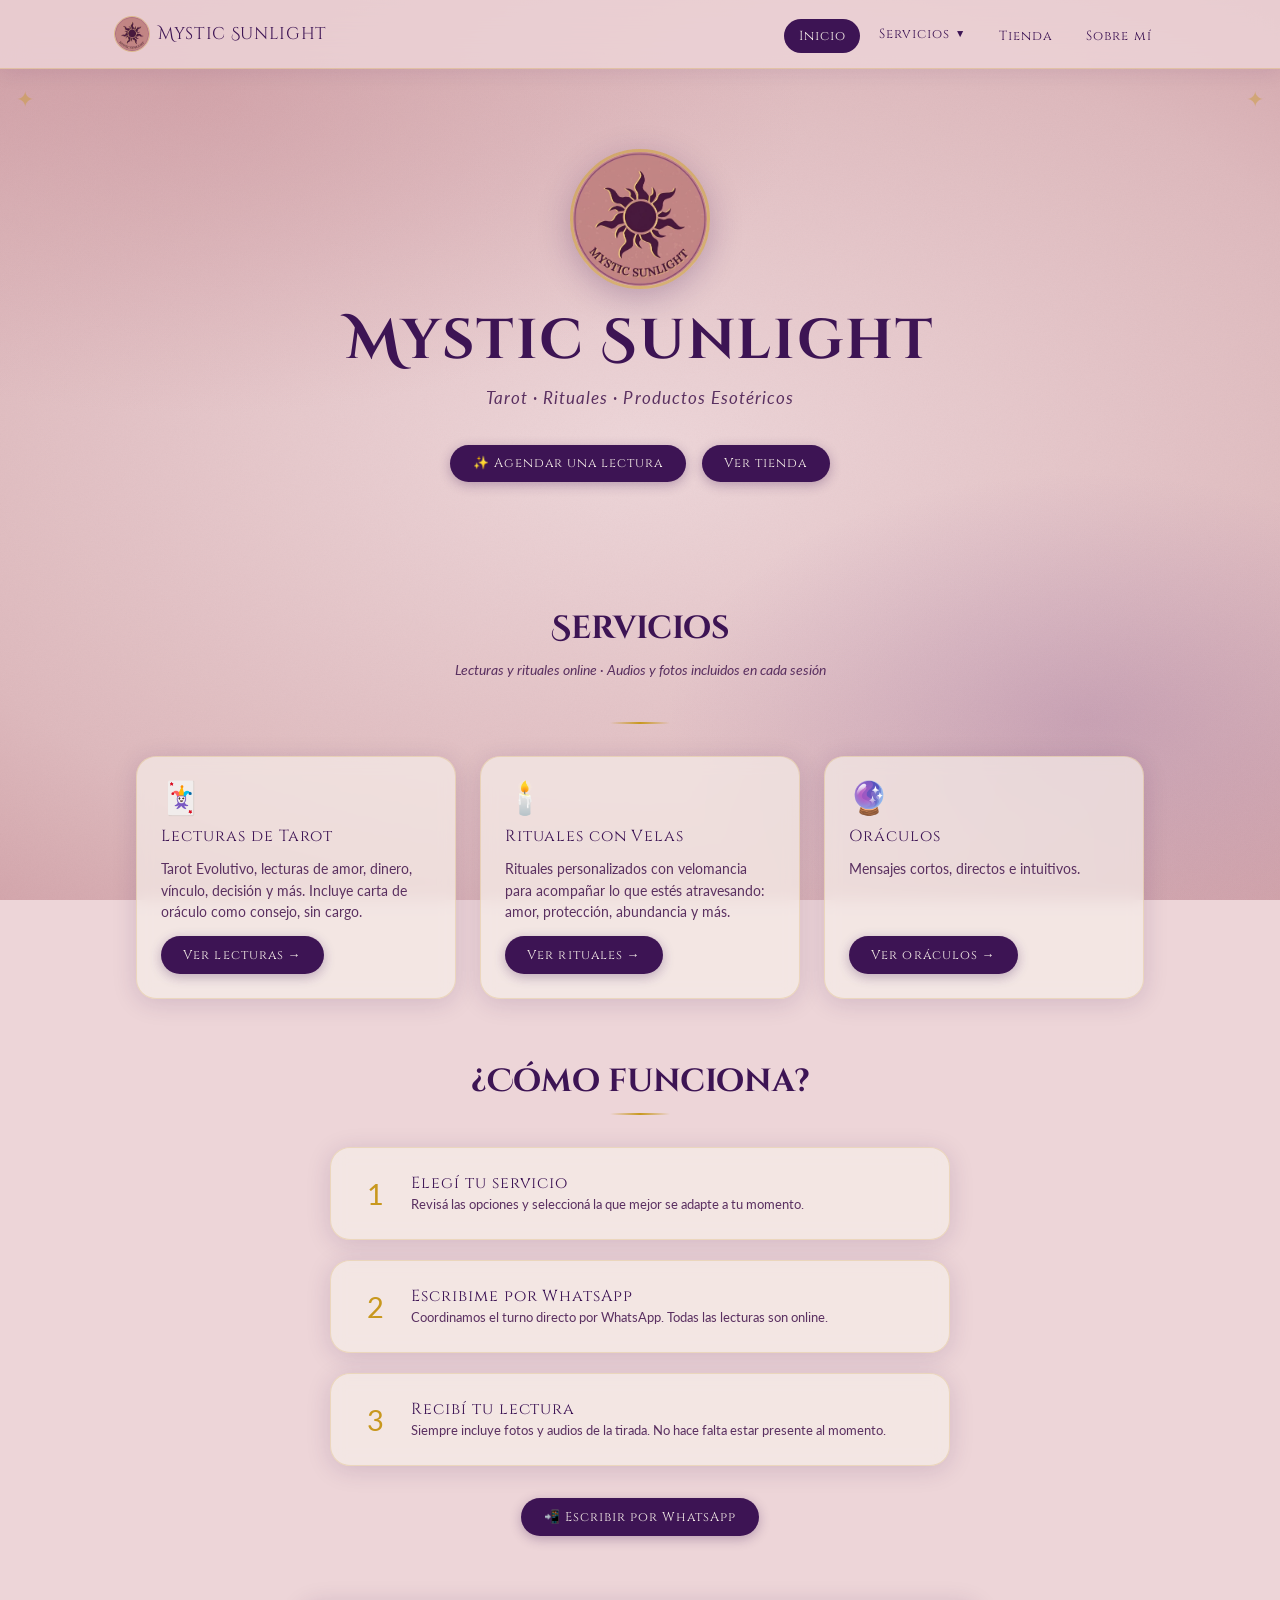
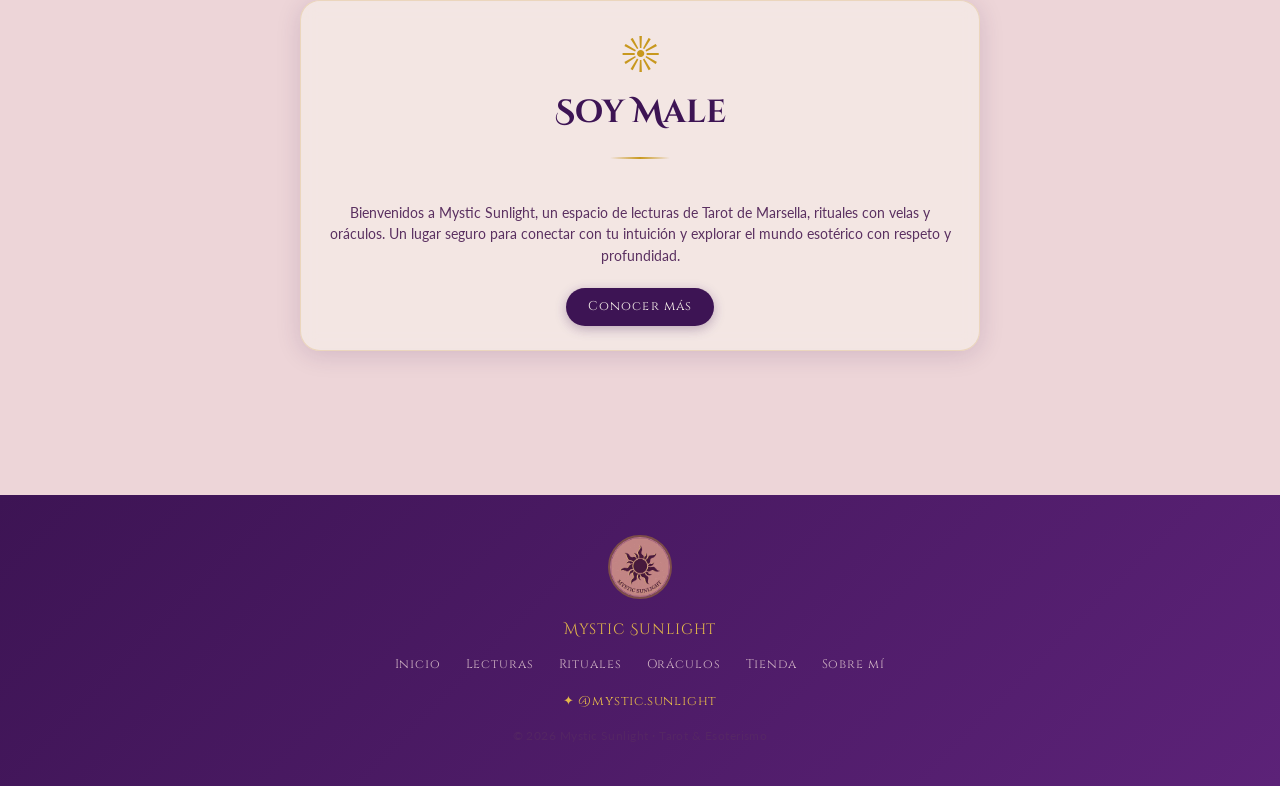
<file: index.html>
<!DOCTYPE html>
<html lang="es">
<head>
  <meta charset="UTF-8" />
  <meta name="viewport" content="width=device-width, initial-scale=1.0" />
  <title>Mystic Sunlight · Tarot & Esoterismo</title>
  <meta name="description" content="Lecturas de Tarot, Rituales con Velas y Oráculos online. Conectá con tu intuición con Mystic Sunlight." />
  <meta property="og:title" content="Mystic Sunlight · Tarot & Esoterismo" />
  <meta property="og:description" content="Lecturas de Tarot, Rituales con Velas y Oráculos online. Conectá con tu intuición con Mystic Sunlight." />
  <meta property="og:image" content="https://luzzzen.github.io/mystic-sunlight/assets/logo.png" />
  <meta property="og:type" content="website" />
  <link rel="stylesheet" href="css/styles.css" />
  <link rel="icon" type="image/png" href="assets/logo.png" />
</head>
<body data-page="inicio">

  <section class="hero">
    <span class="corner-sun tl">✦</span>
    <span class="corner-sun tr">✦</span>
    <img src="assets/logo.png" alt="Mystic Sunlight" class="hero-logo-img" />
    <h1 class="hero-title">Mystic Sunlight</h1>
    <p class="hero-tagline">Tarot · Rituales · Productos Esotéricos</p>
    <div class="hero-ctas">
      <a href="servicios/lecturas.html" class="btn btn-primary">✨ Agendar una lectura</a>
      <a href="tienda.html" class="btn btn-secondary">Ver tienda</a>
    </div>
  </section>

  <section class="section">
    <h2 class="section-title">Servicios</h2>
    <p class="section-subtitle">Lecturas y rituales online · Audios y fotos incluidos en cada sesión</p>
    <hr class="gold-divider" />
    <div class="cards-grid">

      <a href="servicios/lecturas.html" class="card" style="text-decoration:none">
        <div class="card-icon">🃏</div>
        <div class="card-title">Lecturas de Tarot</div>
        <p class="card-desc">Tarot Evolutivo, lecturas de amor, dinero, vínculo, decisión y más. Incluye carta de oráculo como consejo, sin cargo.</p>
        <span class="btn btn-primary" style="align-self:flex-start;margin-top:auto">Ver lecturas →</span>
      </a>

      <a href="servicios/rituales.html" class="card" style="text-decoration:none">
        <div class="card-icon">🕯️</div>
        <div class="card-title">Rituales con Velas</div>
        <p class="card-desc">Rituales personalizados con velomancia para acompañar lo que estés atravesando: amor, protección, abundancia y más.</p>
        <span class="btn btn-primary" style="align-self:flex-start;margin-top:auto">Ver rituales →</span>
      </a>

      <a href="servicios/oraculos.html" class="card" style="text-decoration:none">
        <div class="card-icon">🔮</div>
        <div class="card-title">Oráculos</div>
        <p class="card-desc">Mensajes cortos, directos e intuitivos.</p>
        <span class="btn btn-primary" style="align-self:flex-start;margin-top:auto">Ver oráculos →</span>
      </a>

    </div>
  </section>

  <section class="section" style="padding-top:0">
    <h2 class="section-title">¿Cómo funciona?</h2>
    <hr class="gold-divider" />
    <div style="max-width:620px;margin:0 auto;display:flex;flex-direction:column;gap:1.25rem">
      <div class="card" style="flex-direction:row;align-items:center;gap:1rem">
        <div style="font-size:1.8rem;min-width:2.5rem;text-align:center;color:var(--gold)">1</div>
        <div>
          <div class="card-title">Elegí tu servicio</div>
          <p class="card-desc" style="font-size:0.82rem">Revisá las opciones y seleccioná la que mejor se adapte a tu momento.</p>
        </div>
      </div>
      <div class="card" style="flex-direction:row;align-items:center;gap:1rem">
        <div style="font-size:1.8rem;min-width:2.5rem;text-align:center;color:var(--gold)">2</div>
        <div>
          <div class="card-title">Escribime por WhatsApp</div>
          <p class="card-desc" style="font-size:0.82rem">Coordinamos el turno directo por WhatsApp. Todas las lecturas son online.</p>
        </div>
      </div>
      <div class="card" style="flex-direction:row;align-items:center;gap:1rem">
        <div style="font-size:1.8rem;min-width:2.5rem;text-align:center;color:var(--gold)">3</div>
        <div>
          <div class="card-title">Recibí tu lectura</div>
          <p class="card-desc" style="font-size:0.82rem">Siempre incluye fotos y audios de la tirada. No hace falta estar presente al momento.</p>
        </div>
      </div>
    </div>
    <div style="text-align:center;margin-top:2rem">
      <a href="https://wa.me/5493644450449" target="_blank" rel="noopener" class="btn btn-wa">📲 Escribir por WhatsApp</a>
    </div>
  </section>

  <section class="section" style="padding-top:0">
    <div class="card" style="max-width:680px;margin:0 auto;text-align:center;align-items:center">
      <div style="font-size:3rem;color:var(--gold)">☀</div>
      <h2 class="section-title" style="margin-bottom:0">Soy Male</h2>
      <hr class="gold-divider" />
      <p class="card-desc">Bienvenidos a Mystic Sunlight, un espacio de lecturas de Tarot de Marsella, rituales con velas y oráculos. Un lugar seguro para conectar con tu intuición y explorar el mundo esotérico con respeto y profundidad.</p>
      <a href="sobre.html" class="btn btn-secondary" style="margin-top:0.5rem">Conocer más</a>
    </div>
  </section>

  <script src="js/nav.js"></script>
</body>
</html>
</file>
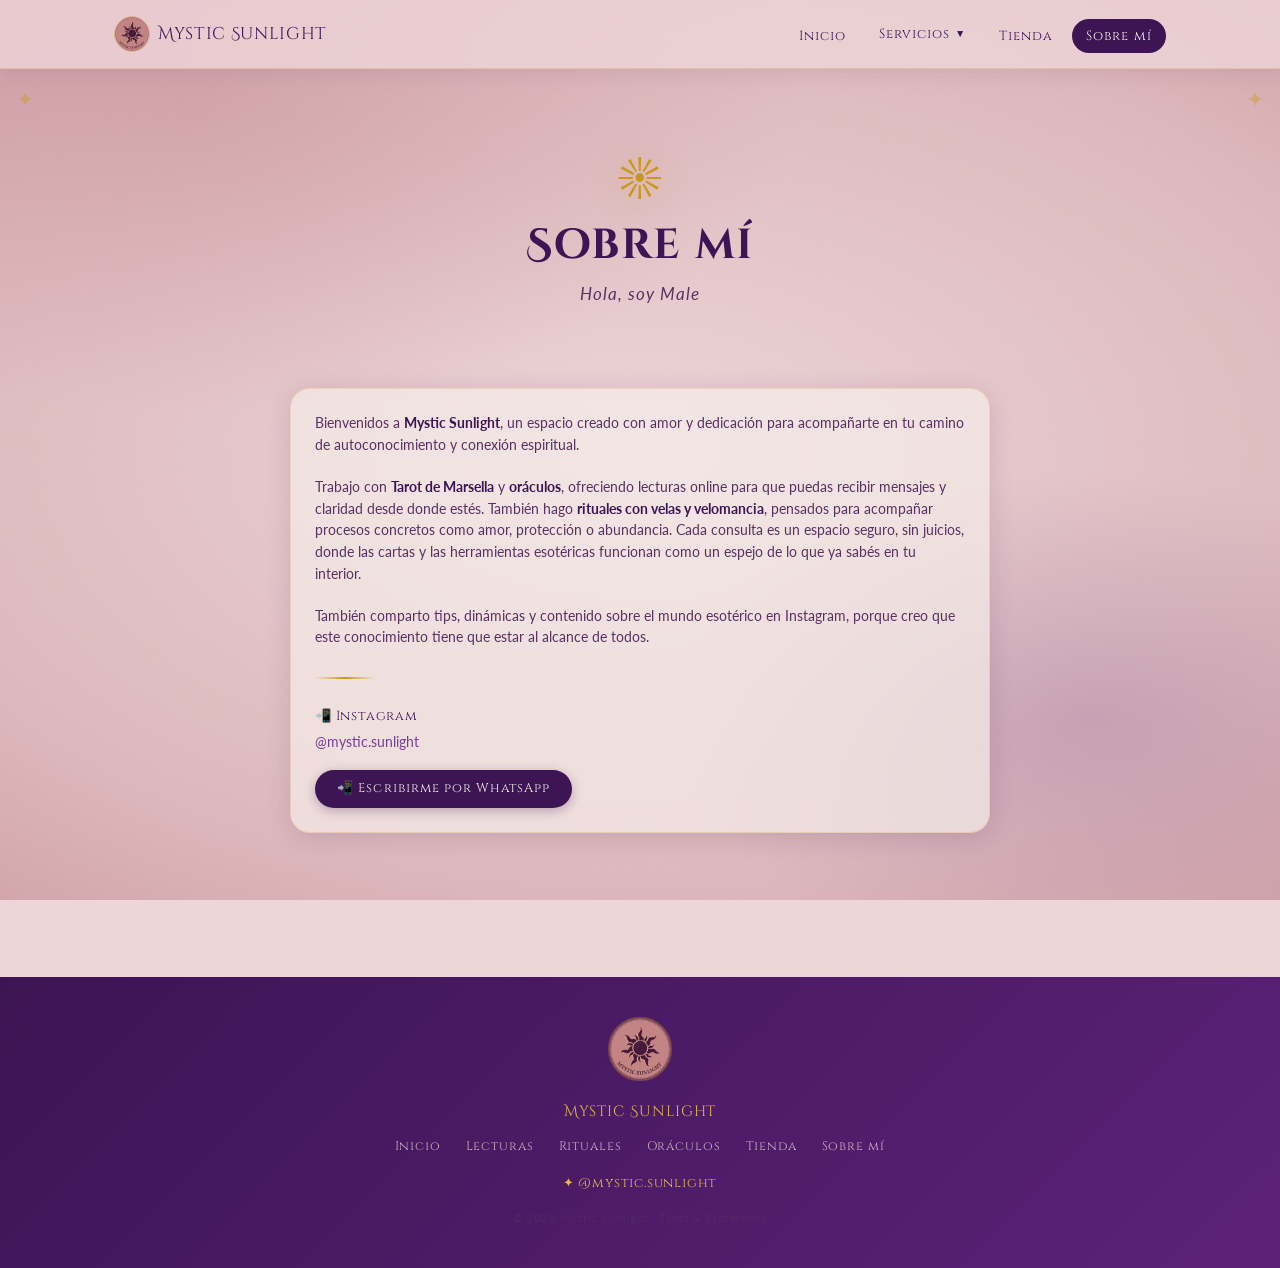
<file: sobre.html>
<!DOCTYPE html>
<html lang="es">
<head>
  <meta charset="UTF-8" />
  <meta name="viewport" content="width=device-width, initial-scale=1.0" />
  <title>Sobre mí · Mystic Sunlight</title>
  <meta name="description" content="Conocé a Male, de Mystic Sunlight. Tarot de Marsella, oráculos y rituales con velas, todo online." />
  <meta property="og:title" content="Sobre mí · Mystic Sunlight" />
  <meta property="og:description" content="Conocé a Male, de Mystic Sunlight. Tarot de Marsella, oráculos y rituales con velas, todo online." />
  <meta property="og:image" content="https://luzzzen.github.io/mystic-sunlight/assets/logo.png" />
  <meta property="og:type" content="website" />
  <link rel="stylesheet" href="css/styles.css" />
  <link rel="icon" type="image/png" href="assets/logo.png" />
</head>
<body data-page="sobre">

  <section class="hero" style="padding-bottom:2rem">
    <span class="corner-sun tl">✦</span>
    <span class="corner-sun tr">✦</span>
    <div class="hero-sun" style="font-size:3.5rem">☀</div>
    <h1 class="hero-title" style="font-size:clamp(1.6rem,4vw,2.6rem)">Sobre mí</h1>
    <p class="hero-tagline">Hola, soy Male</p>
  </section>

  <section class="section" style="padding-top:1rem">
    <div class="card" style="max-width:700px;margin:0 auto;gap:1.25rem">

      <p class="card-desc">
        Bienvenidos a <strong style="color:var(--violet)">Mystic Sunlight</strong>, un espacio creado con amor y dedicación para acompañarte en tu camino de autoconocimiento y conexión espiritual.
      </p>

      <p class="card-desc">
        Trabajo con <strong style="color:var(--violet)">Tarot de Marsella</strong> y <strong style="color:var(--violet)">oráculos</strong>, ofreciendo lecturas online para que puedas recibir mensajes y claridad desde donde estés.
        También hago <strong style="color:var(--violet)">rituales con velas y velomancia</strong>, pensados para acompañar procesos concretos como amor, protección o abundancia.
        Cada consulta es un espacio seguro, sin juicios, donde las cartas y las herramientas esotéricas funcionan como un espejo de lo que ya sabés en tu interior.
      </p>

      <p class="card-desc">
        También comparto tips, dinámicas y contenido sobre el mundo esotérico en Instagram, porque creo que este conocimiento tiene que estar al alcance de todos.
      </p>

      <hr class="gold-divider" style="margin:0.5rem 0" />

      <div style="display:flex;flex-direction:column;gap:0.5rem">
        <div style="font-family:var(--font-title);font-size:0.82rem;letter-spacing:0.06em;color:var(--violet)">📲 Instagram</div>
        <a href="https://instagram.com/mystic.sunlight" target="_blank" rel="noopener" style="color:var(--violet-soft);font-size:0.88rem">@mystic.sunlight</a>
      </div>

      <a href="https://wa.me/5493644450449?text=Hola%20Male!%20Quisiera%20hacer%20una%20consulta." target="_blank" rel="noopener" class="btn btn-wa" style="align-self:flex-start">
        📲 Escribirme por WhatsApp
      </a>

    </div>
  </section>

  <script src="js/nav.js"></script>
</body>
</html>
</file>
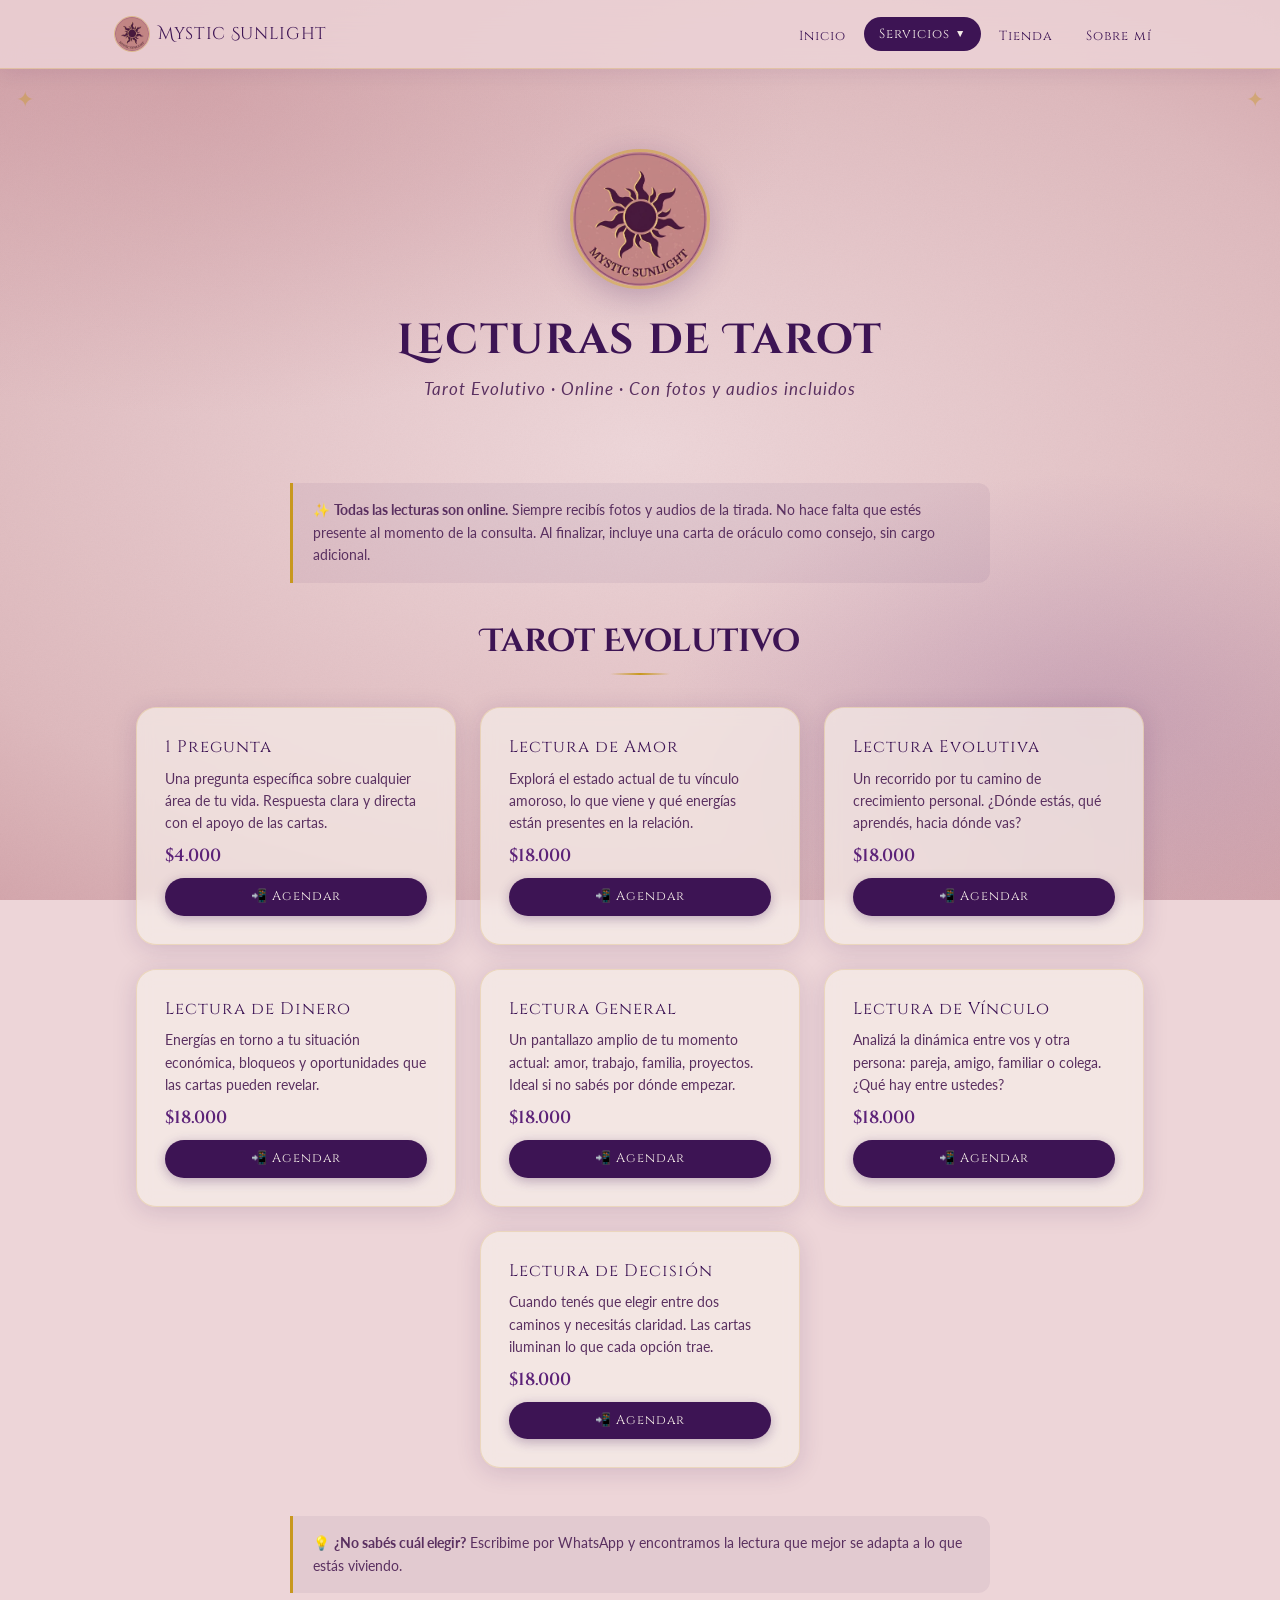
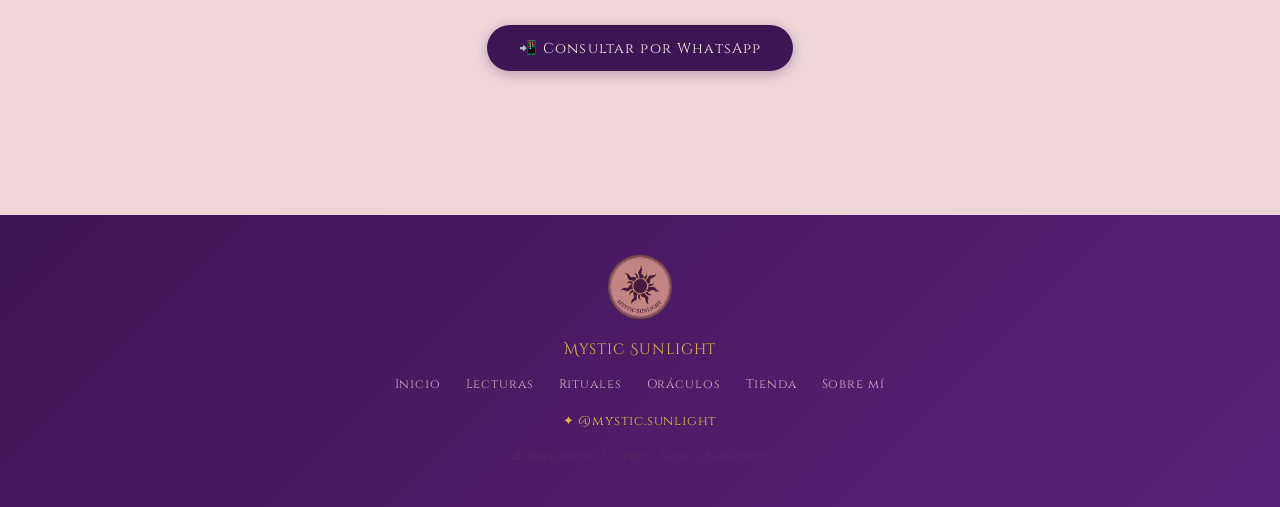
<file: servicios/lecturas.html>
<!DOCTYPE html>
<html lang="es">
<head>
  <meta charset="UTF-8" />
  <meta name="viewport" content="width=device-width, initial-scale=1.0" />
  <title>Lecturas de Tarot · Mystic Sunlight</title>
  <meta name="description" content="Lecturas de Tarot Evolutivo online. Amor, dinero, vínculo, decisión y más." />
  <meta property="og:title" content="Lecturas de Tarot · Mystic Sunlight" />
  <meta property="og:description" content="Lecturas de Tarot Evolutivo online. Amor, dinero, vínculo, decisión y más." />
  <meta property="og:image" content="https://luzzzen.github.io/mystic-sunlight/assets/logo.png" />
  <meta property="og:type" content="website" />
  <link rel="stylesheet" href="../css/styles.css" />
  <link rel="icon" type="image/png" href="../assets/logo.png" />
  <style>
    .lectura-card {
      background: rgba(245, 237, 232, 0.7);
      backdrop-filter: blur(8px);
      border: 1px solid rgba(200, 152, 30, 0.2);
      border-radius: var(--radius-lg);
      padding: 1.75rem;
      box-shadow: var(--shadow-soft);
      transition: transform 0.25s, box-shadow 0.25s;
      display: flex;
      flex-direction: column;
      gap: 0.6rem;
    }
    .lectura-card:hover {
      transform: translateY(-4px);
      box-shadow: var(--shadow-card);
    }
    .lectura-nombre {
      font-family: var(--font-title);
      font-size: 1.05rem;
      letter-spacing: 0.06em;
      color: var(--violet);
    }
    .lectura-desc {
      font-size: 0.85rem;
      line-height: 1.65;
      color: var(--text-mid);
      flex: 1;
    }
    .lectura-precio {
      font-family: var(--font-title);
      font-size: 1.1rem;
      color: var(--violet-mid);
      font-weight: 600;
    }
    .info-box {
      background: rgba(61, 20, 84, 0.06);
      border-left: 3px solid var(--gold);
      border-radius: 0 var(--radius) var(--radius) 0;
      padding: 1rem 1.25rem;
      font-size: 0.85rem;
      color: var(--text-mid);
      line-height: 1.65;
    }
  </style>
</head>
<body data-page="servicios">

  <section class="hero" style="padding-bottom:2rem">
    <span class="corner-sun tl">✦</span>
    <span class="corner-sun tr">✦</span>
    <img src="../assets/logo.png" alt="Mystic Sunlight" class="hero-logo-img" style="margin-bottom:0.5rem" />
    <h1 class="hero-title" style="font-size:clamp(1.6rem,4vw,2.6rem)">Lecturas de Tarot</h1>
    <p class="hero-tagline">Tarot Evolutivo · Online · Con fotos y audios incluidos</p>
  </section>

  <section class="section" style="padding-top:1rem">

    <div class="info-box" style="max-width:700px;margin:0 auto 2.5rem">
      ✨ <strong>Todas las lecturas son online.</strong> Siempre recibís fotos y audios de la tirada.
      No hace falta que estés presente al momento de la consulta.
      Al finalizar, incluye una carta de oráculo como consejo, sin cargo adicional.
    </div>

    <h2 class="section-title">Tarot Evolutivo</h2>
    <hr class="gold-divider" />

    <div class="cards-grid" style="margin-bottom:3rem">

      <div class="lectura-card">
        <div class="lectura-nombre">1 Pregunta</div>
        <p class="lectura-desc">Una pregunta específica sobre cualquier área de tu vida. Respuesta clara y directa con el apoyo de las cartas.</p>
        <div class="lectura-precio">$4.000</div>
        <a href="https://wa.me/5493644450449?text=Hola%20Male!%20Me%20interesa%20la%20lectura%20de%201%20Pregunta%20de%20Tarot%20Evolutivo." target="_blank" rel="noopener" class="btn btn-wa">📲 Agendar</a>
      </div>

      <div class="lectura-card">
        <div class="lectura-nombre">Lectura de Amor</div>
        <p class="lectura-desc">Explorá el estado actual de tu vínculo amoroso, lo que viene y qué energías están presentes en la relación.</p>
        <div class="lectura-precio">$18.000</div>
        <a href="https://wa.me/5493644450449?text=Hola%20Male!%20Me%20interesa%20la%20Lectura%20de%20Amor." target="_blank" rel="noopener" class="btn btn-wa">📲 Agendar</a>
      </div>

      <div class="lectura-card">
        <div class="lectura-nombre">Lectura Evolutiva</div>
        <p class="lectura-desc">Un recorrido por tu camino de crecimiento personal. ¿Dónde estás, qué aprendés, hacia dónde vas?</p>
        <div class="lectura-precio">$18.000</div>
        <a href="https://wa.me/5493644450449?text=Hola%20Male!%20Me%20interesa%20la%20Lectura%20Evolutiva." target="_blank" rel="noopener" class="btn btn-wa">📲 Agendar</a>
      </div>

      <div class="lectura-card">
        <div class="lectura-nombre">Lectura de Dinero</div>
        <p class="lectura-desc">Energías en torno a tu situación económica, bloqueos y oportunidades que las cartas pueden revelar.</p>
        <div class="lectura-precio">$18.000</div>
        <a href="https://wa.me/5493644450449?text=Hola%20Male!%20Me%20interesa%20la%20Lectura%20de%20Dinero." target="_blank" rel="noopener" class="btn btn-wa">📲 Agendar</a>
      </div>

      <div class="lectura-card">
        <div class="lectura-nombre">Lectura General</div>
        <p class="lectura-desc">Un pantallazo amplio de tu momento actual: amor, trabajo, familia, proyectos. Ideal si no sabés por dónde empezar.</p>
        <div class="lectura-precio">$18.000</div>
        <a href="https://wa.me/5493644450449?text=Hola%20Male!%20Me%20interesa%20la%20Lectura%20General." target="_blank" rel="noopener" class="btn btn-wa">📲 Agendar</a>
      </div>

      <div class="lectura-card">
        <div class="lectura-nombre">Lectura de Vínculo</div>
        <p class="lectura-desc">Analizá la dinámica entre vos y otra persona: pareja, amigo, familiar o colega. ¿Qué hay entre ustedes?</p>
        <div class="lectura-precio">$18.000</div>
        <a href="https://wa.me/5493644450449?text=Hola%20Male!%20Me%20interesa%20la%20Lectura%20de%20V%C3%ADnculo." target="_blank" rel="noopener" class="btn btn-wa">📲 Agendar</a>
      </div>

      <div class="lectura-card">
        <div class="lectura-nombre">Lectura de Decisión</div>
        <p class="lectura-desc">Cuando tenés que elegir entre dos caminos y necesitás claridad. Las cartas iluminan lo que cada opción trae.</p>
        <div class="lectura-precio">$18.000</div>
        <a href="https://wa.me/5493644450449?text=Hola%20Male!%20Me%20interesa%20la%20Lectura%20de%20Decisi%C3%B3n." target="_blank" rel="noopener" class="btn btn-wa">📲 Agendar</a>
      </div>

    </div>

    <div class="info-box" style="max-width:700px;margin:0 auto 2rem">
      💡 <strong>¿No sabés cuál elegir?</strong> Escribime por WhatsApp y encontramos la lectura que mejor se adapta a lo que estás viviendo.
    </div>

    <div style="text-align:center;margin-top:1.5rem">
      <a href="https://wa.me/5493644450449?text=Hola%20Male!%20Quisiera%20saber%20m%C3%A1s%20sobre%20las%20lecturas%20de%20tarot." target="_blank" rel="noopener" class="btn btn-wa" style="font-size:0.9rem;padding:0.85rem 2rem">
        📲 Consultar por WhatsApp
      </a>
    </div>

  </section>

  <script src="../js/nav.js"></script>
</body>
</html>
</file>
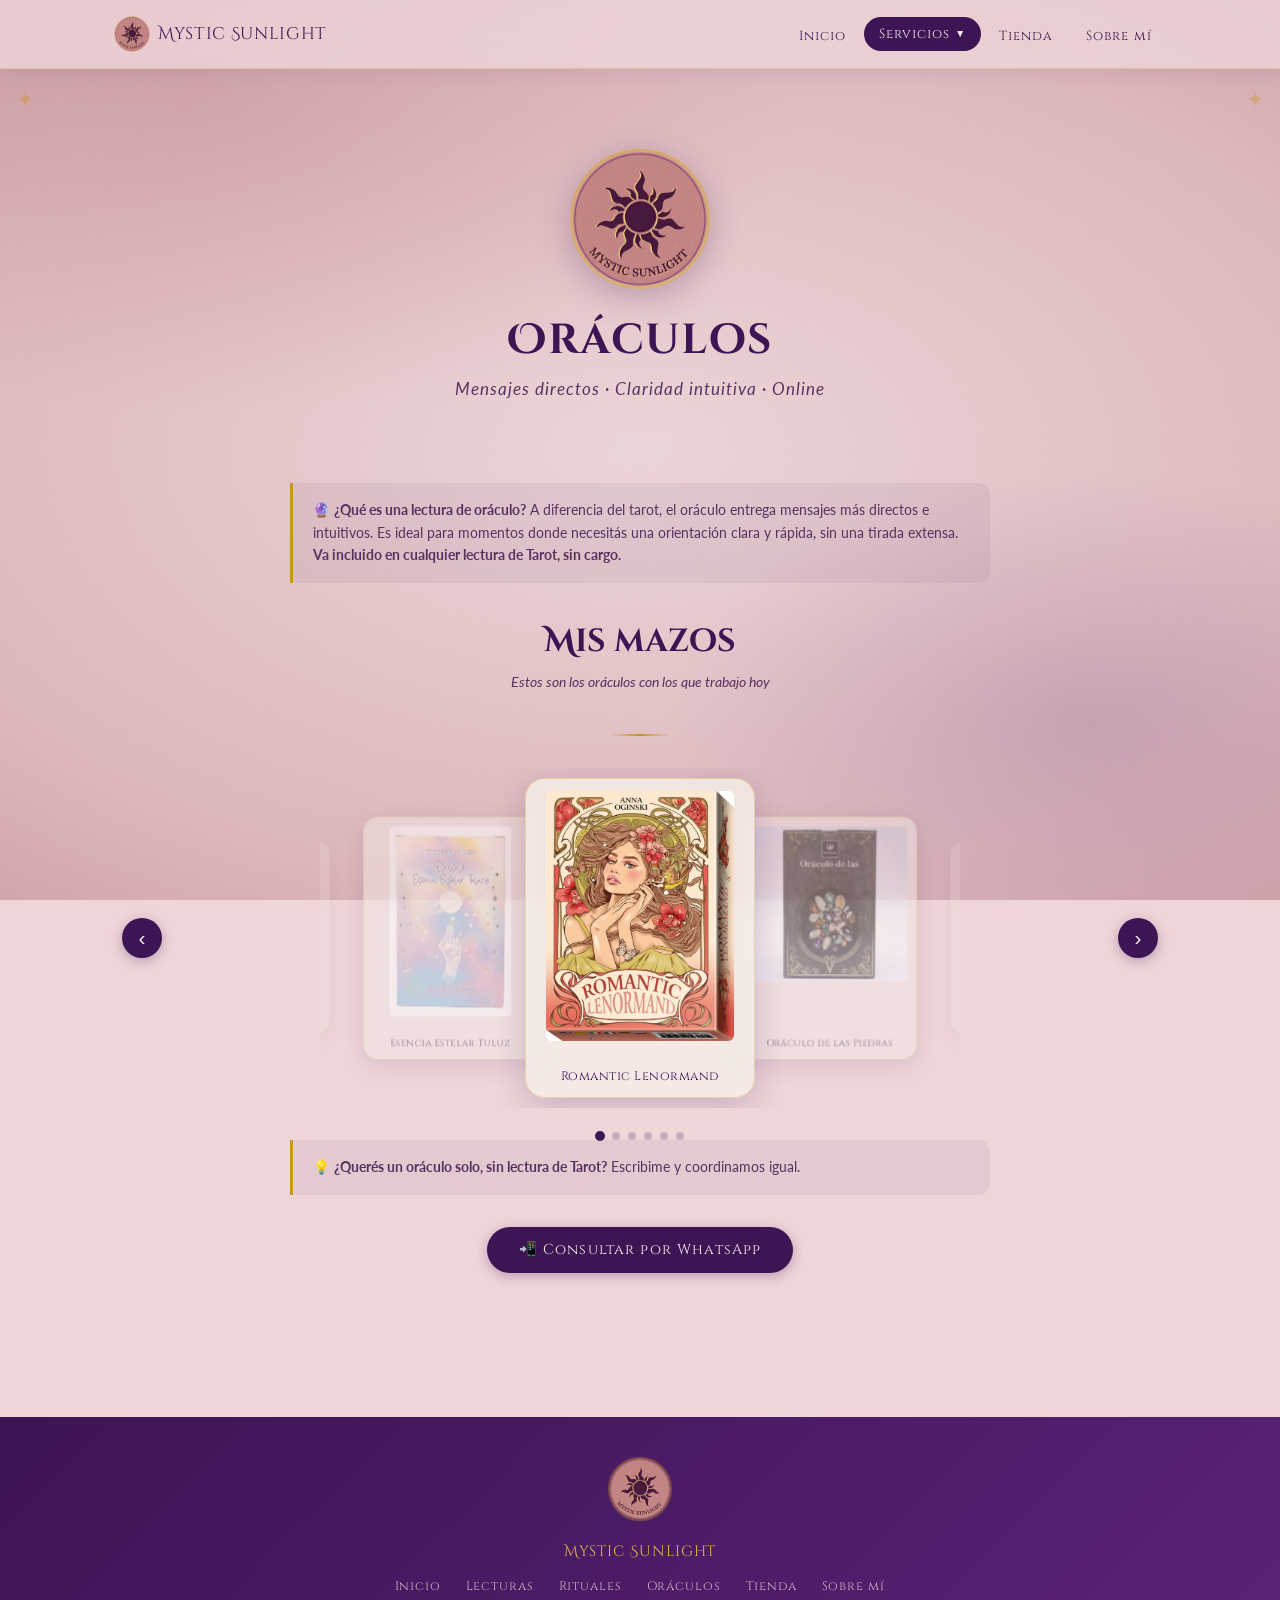
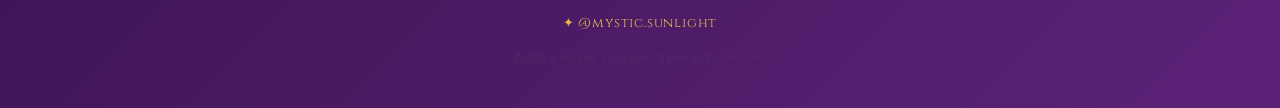
<file: servicios/oraculos.html>
<!DOCTYPE html>
<html lang="es">
<head>
  <meta charset="UTF-8" />
  <meta name="viewport" content="width=device-width, initial-scale=1.0" />
  <title>Oráculos · Mystic Sunlight</title>
  <meta name="description" content="Mensajes cortos, directos e intuitivos a través del oráculo. Consultas online con Mystic Sunlight." />
  <meta property="og:title" content="Oráculos · Mystic Sunlight" />
  <meta property="og:description" content="Mensajes cortos, directos e intuitivos a través del oráculo. Consultas online con Mystic Sunlight." />
  <meta property="og:image" content="https://luzzzen.github.io/mystic-sunlight/assets/logo.png" />
  <meta property="og:type" content="website" />
  <link rel="stylesheet" href="../css/styles.css" />
  <link rel="icon" type="image/png" href="../assets/logo.png" />
  <style>
    .info-box {
      background: rgba(61, 20, 84, 0.06);
      border-left: 3px solid var(--gold);
      border-radius: 0 var(--radius) var(--radius) 0;
      padding: 1rem 1.25rem;
      font-size: 0.85rem;
      color: var(--text-mid);
      line-height: 1.65;
    }
    .mazo-carousel {
      position: relative;
      display: flex;
      align-items: center;
      justify-content: center;
      user-select: none;
    }
    .mazo-viewport {
      position: relative;
      width: 100%;
      max-width: 640px;
      height: 340px;
      margin: 0 auto;
      overflow: hidden;
    }
    .mazo-slide {
      position: absolute;
      top: 50%;
      left: 50%;
      width: 190px;
      height: 300px;
      background: rgba(245, 237, 232, 0.85);
      backdrop-filter: blur(8px);
      border: 1px solid rgba(200, 152, 30, 0.3);
      border-radius: var(--radius-lg);
      box-shadow: var(--shadow-card);
      padding: 0.75rem;
      display: flex;
      flex-direction: column;
      align-items: center;
      justify-content: space-between;
      gap: 0.5rem;
      cursor: pointer;
      transition: transform 0.45s cubic-bezier(.22,.61,.36,1), opacity 0.45s ease;
      will-change: transform, opacity;
    }
    .mazo-slide img {
      max-width: 100%;
      max-height: 230px;
      object-fit: contain;
      border-radius: 6px;
      pointer-events: none;
    }
    .mazo-slide-nombre {
      font-family: var(--font-title);
      font-size: 0.78rem;
      letter-spacing: 0.04em;
      color: var(--violet);
      text-align: center;
      line-height: 1.3;
    }
    .mazo-arrow {
      position: absolute;
      top: 50%;
      transform: translateY(-50%);
      z-index: 50;
      width: 40px;
      height: 40px;
      border-radius: 50%;
      background: var(--violet);
      color: var(--cream);
      border: none;
      font-size: 1.3rem;
      line-height: 1;
      cursor: pointer;
      display: flex;
      align-items: center;
      justify-content: center;
      box-shadow: 0 3px 12px rgba(61, 20, 84, 0.3);
      transition: transform 0.18s;
    }
    .mazo-arrow:hover { transform: translateY(-50%) scale(1.08); }
    .mazo-arrow-prev { left: -6px; }
    .mazo-arrow-next { right: -6px; }
    .mazo-dots {
      display: flex;
      justify-content: center;
      gap: 0.5rem;
      margin-top: 1.5rem;
    }
    .mazo-dot {
      width: 8px;
      height: 8px;
      border-radius: 50%;
      background: rgba(61, 20, 84, 0.2);
      border: none;
      cursor: pointer;
      padding: 0;
      transition: background 0.2s, transform 0.2s;
    }
    .mazo-dot.active { background: var(--violet); transform: scale(1.25); }

    @media (min-width: 640px) {
      .mazo-slide { width: 230px; height: 320px; }
      .mazo-slide img { max-height: 250px; }
      .mazo-arrow-prev { left: 0.5rem; }
      .mazo-arrow-next { right: 0.5rem; }
    }
  </style>
</head>
<body data-page="servicios">

  <section class="hero" style="padding-bottom:2rem">
    <span class="corner-sun tl">✦</span>
    <span class="corner-sun tr">✦</span>
    <img src="../assets/logo.png" alt="Mystic Sunlight" class="hero-logo-img" style="margin-bottom:0.5rem" />
    <h1 class="hero-title" style="font-size:clamp(1.6rem,4vw,2.6rem)">Oráculos</h1>
    <p class="hero-tagline">Mensajes directos · Claridad intuitiva · Online</p>
  </section>

  <section class="section" style="padding-top:1rem">

    <div class="info-box" style="max-width:700px;margin:0 auto 2.5rem">
      🔮 <strong>¿Qué es una lectura de oráculo?</strong> A diferencia del tarot, el oráculo entrega mensajes más directos e intuitivos.
      Es ideal para momentos donde necesitás una orientación clara y rápida, sin una tirada extensa.
      <strong>Va incluido en cualquier lectura de Tarot, sin cargo.</strong>
    </div>

    <h2 class="section-title">Mis mazos</h2>
    <p class="section-subtitle">Estos son los oráculos con los que trabajo hoy</p>
    <hr class="gold-divider" />

    <div class="mazo-carousel">
      <button class="mazo-arrow mazo-arrow-prev" id="mazo-prev" aria-label="Mazo anterior">‹</button>
      <div class="mazo-viewport">
        <div id="mazo-track"></div>
      </div>
      <button class="mazo-arrow mazo-arrow-next" id="mazo-next" aria-label="Mazo siguiente">›</button>
    </div>
    <div class="mazo-dots" id="mazo-dots"></div>

    <div class="info-box" style="max-width:700px;margin:0 auto 2rem">
      💡 <strong>¿Querés un oráculo solo, sin lectura de Tarot?</strong> Escribime y coordinamos igual.
    </div>

    <div style="text-align:center;margin-top:1.5rem">
      <a href="https://wa.me/5493644450449?text=Hola%20Male!%20Quisiera%20consultar%20sobre%20los%20or%C3%A1culos." target="_blank" rel="noopener" class="btn btn-wa" style="font-size:0.9rem;padding:0.85rem 2rem">
        📲 Consultar por WhatsApp
      </a>
    </div>

  </section>

  <script src="../js/nav.js"></script>
  <script>
    // ── Datos de los mazos ────────────────────────
    // Para sumar un mazo nuevo, alcanza con agregar un objeto acá.
    const MAZOS = [
      { img: '../assets/oraculos/lenormand.jpg', nombre: 'Romantic Lenormand' },
      { img: '../assets/oraculos/piedras.jpg', nombre: 'Oráculo de las Piedras' },
      { img: '../assets/oraculos/astro-tuluz.jpg', nombre: 'Astro Oráculo Tuluz' },
      { img: '../assets/oraculos/plantas-ancestrales.jpg', nombre: 'Plantas Ancestrales' },
      { img: '../assets/oraculos/gatos-misticos.jpg', nombre: 'Gatos Místicos' },
      { img: '../assets/oraculos/esencia-estelar.jpg', nombre: 'Esencia Estelar Tuluz' },
    ];

    (function initMazoCarousel() {
      const track = document.getElementById('mazo-track');
      const dotsWrap = document.getElementById('mazo-dots');
      const btnPrev = document.getElementById('mazo-prev');
      const btnNext = document.getElementById('mazo-next');
      if (!track) return;

      const n = MAZOS.length;
      let current = 0;

      // Construir slides
      const slides = MAZOS.map((mazo, i) => {
        const el = document.createElement('div');
        el.className = 'mazo-slide';
        el.innerHTML = `<img src="${mazo.img}" alt="${mazo.nombre}" loading="lazy" /><div class="mazo-slide-nombre">${mazo.nombre}</div>`;
        el.addEventListener('click', () => { if (i !== current) { current = i; render(); } });
        track.appendChild(el);
        return el;
      });

      // Construir puntitos
      const dots = MAZOS.map((mazo, i) => {
        const d = document.createElement('button');
        d.className = 'mazo-dot';
        d.setAttribute('aria-label', `Ver ${mazo.nombre}`);
        d.addEventListener('click', () => { current = i; render(); });
        dotsWrap.appendChild(d);
        return d;
      });

      function shortestDiff(i, cur) {
        let d = i - cur;
        if (d > n / 2) d -= n;
        if (d < -n / 2) d += n;
        return d;
      }

      function render() {
        const gap = 24;
        slides.forEach((slide, i) => {
          const diff = shortestDiff(i, current);
          const absDiff = Math.abs(diff);
          const slideWidth = slide.offsetWidth || 190;
          const offset = slideWidth * 0.72 + gap;
          const scale = absDiff === 0 ? 1 : absDiff === 1 ? 0.76 : 0.6;
          const opacity = absDiff === 0 ? 1 : absDiff === 1 ? 0.55 : absDiff === 2 ? 0.22 : 0;
          slide.style.transform = `translate(-50%, -50%) translateX(${diff * offset}px) scale(${scale})`;
          slide.style.opacity = opacity;
          slide.style.zIndex = String(100 - absDiff);
          slide.style.pointerEvents = absDiff <= 2 ? 'auto' : 'none';
        });
        dots.forEach((d, i) => d.classList.toggle('active', i === current));
      }

      function next() { current = (current + 1) % n; render(); }
      function prev() { current = (current - 1 + n) % n; render(); }

      btnNext?.addEventListener('click', next);
      btnPrev?.addEventListener('click', prev);

      // Swipe táctil
      let touchStartX = null;
      const viewport = track.parentElement;
      viewport.addEventListener('touchstart', (e) => { touchStartX = e.touches[0].clientX; }, { passive: true });
      viewport.addEventListener('touchend', (e) => {
        if (touchStartX === null) return;
        const delta = e.changedTouches[0].clientX - touchStartX;
        if (Math.abs(delta) > 40) { delta < 0 ? next() : prev(); }
        touchStartX = null;
      }, { passive: true });

      // Flechas del teclado
      viewport.parentElement.setAttribute('tabindex', '0');
      viewport.parentElement.addEventListener('keydown', (e) => {
        if (e.key === 'ArrowRight') next();
        if (e.key === 'ArrowLeft') prev();
      });

      window.addEventListener('resize', render);
      render();
    })();
  </script>
</body>
</html>
</file>
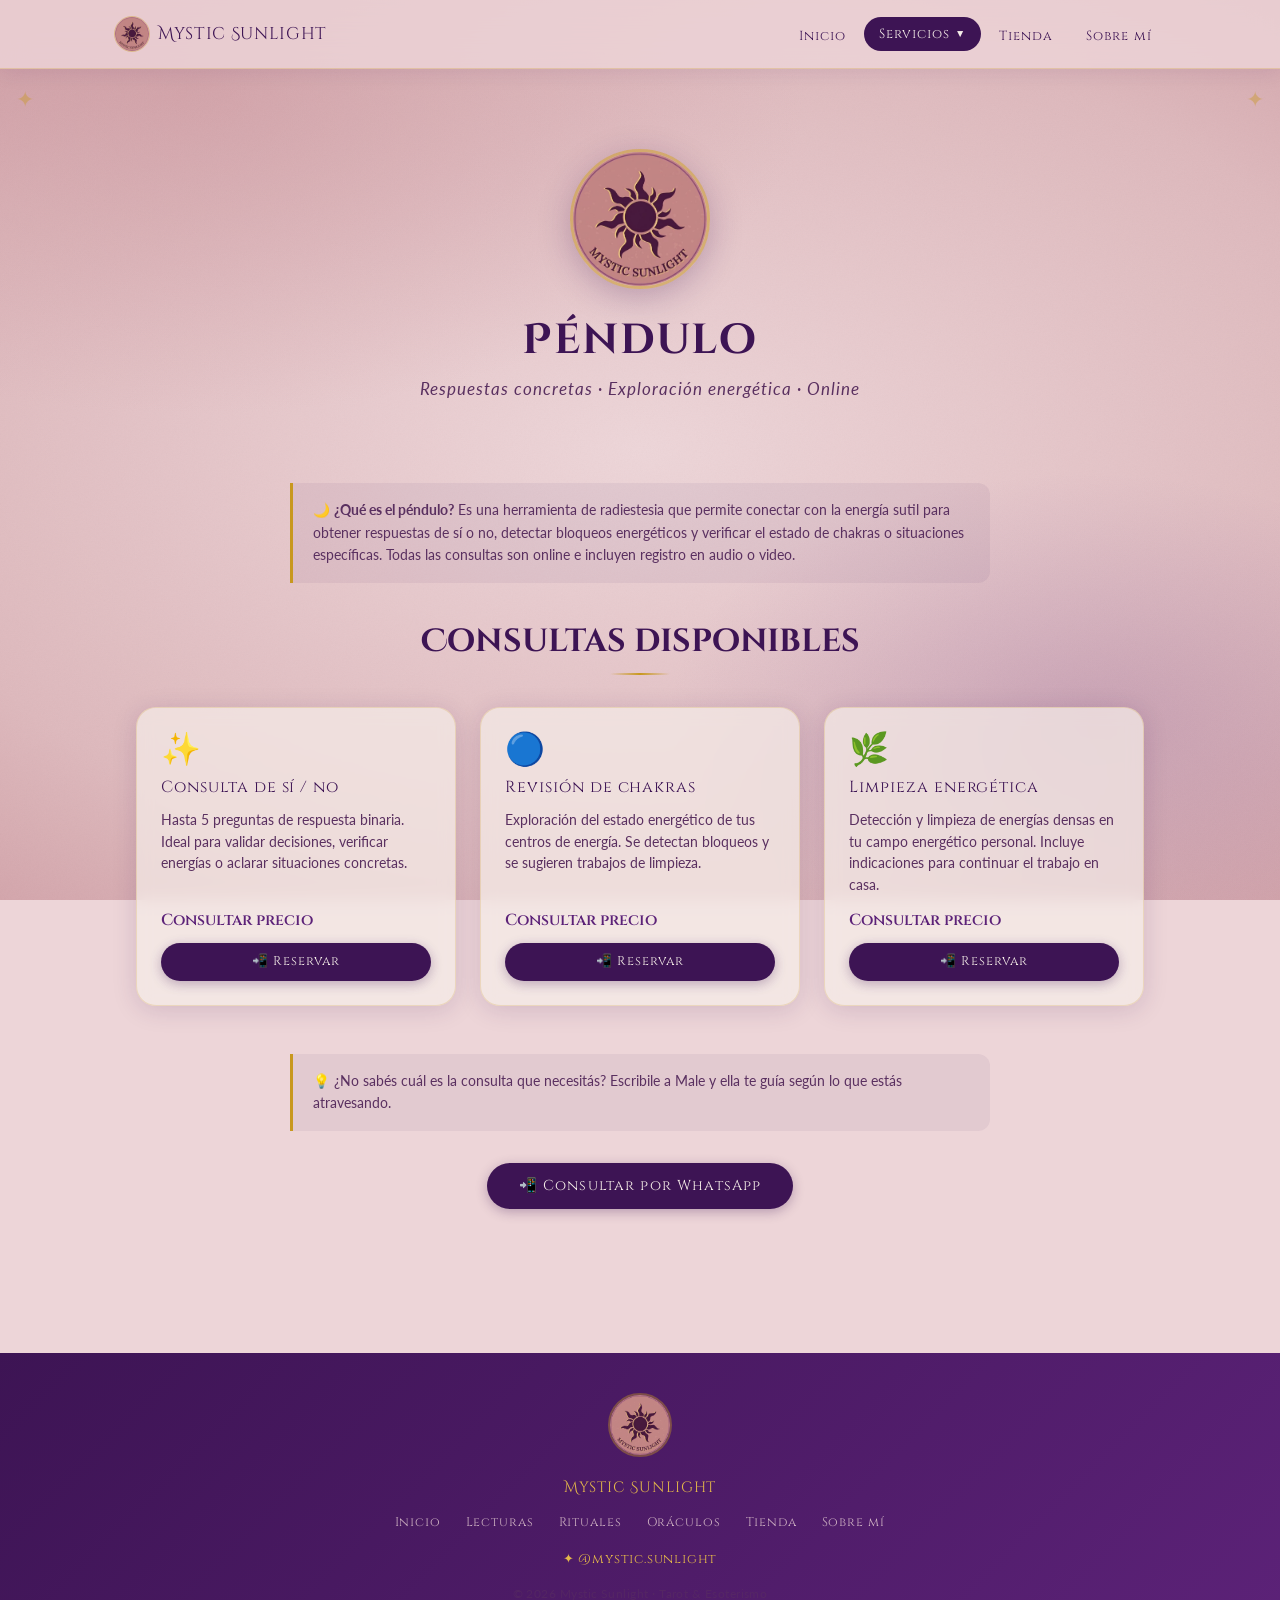
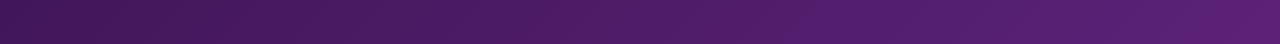
<file: servicios/pendulo.html>
<!DOCTYPE html>
<html lang="es">
<head>
  <meta charset="UTF-8" />
  <meta name="viewport" content="width=device-width, initial-scale=1.0" />
  <title>Péndulo · Mystic Sunlight</title>
  <link rel="stylesheet" href="../css/styles.css" />
  <link rel="icon" type="image/png" href="../assets/logo.png" />
  <style>
    .info-box {
      background: rgba(61, 20, 84, 0.06);
      border-left: 3px solid var(--gold);
      border-radius: 0 var(--radius) var(--radius) 0;
      padding: 1rem 1.25rem;
      font-size: 0.85rem;
      color: var(--text-mid);
      line-height: 1.65;
    }
  </style>
</head>
<body data-page="servicios">

  <section class="hero" style="padding-bottom:2rem">
    <span class="corner-sun tl">✦</span>
    <span class="corner-sun tr">✦</span>
    <img src="../assets/logo.png" alt="Mystic Sunlight" class="hero-logo-img" style="margin-bottom:0.5rem" />
    <div class="hero-sun" style="font-size:3.5rem;display:none">🌙</div>
    <h1 class="hero-title" style="font-size:clamp(1.6rem,4vw,2.6rem)">Péndulo</h1>
    <p class="hero-tagline">Respuestas concretas · Exploración energética · Online</p>
  </section>

  <section class="section" style="padding-top:1rem">

    <div class="info-box" style="max-width:700px;margin:0 auto 2.5rem">
      🌙 <strong>¿Qué es el péndulo?</strong> Es una herramienta de radiestesia que permite conectar con la energía sutil para obtener respuestas
      de sí o no, detectar bloqueos energéticos y verificar el estado de chakras o situaciones específicas.
      Todas las consultas son online e incluyen registro en audio o video.
    </div>

    <h2 class="section-title">Consultas disponibles</h2>
    <hr class="gold-divider" />

    <div class="cards-grid" style="margin-bottom:3rem">

      <div class="card">
        <div class="card-icon">✨</div>
        <div class="card-title">Consulta de sí / no</div>
        <p class="card-desc">Hasta 5 preguntas de respuesta binaria. Ideal para validar decisiones, verificar energías o aclarar situaciones concretas.</p>
        <div class="card-price">Consultar precio</div>
        <a href="https://wa.me/5493644450449?text=Hola%20Male!%20Me%20interesa%20la%20Consulta%20de%20S%C3%AD%2FNo%20con%20p%C3%A9ndulo." target="_blank" rel="noopener" class="btn btn-wa">📲 Reservar</a>
      </div>

      <div class="card">
        <div class="card-icon">🔵</div>
        <div class="card-title">Revisión de chakras</div>
        <p class="card-desc">Exploración del estado energético de tus centros de energía. Se detectan bloqueos y se sugieren trabajos de limpieza.</p>
        <div class="card-price">Consultar precio</div>
        <a href="https://wa.me/5493644450449?text=Hola%20Male!%20Me%20interesa%20la%20Revisi%C3%B3n%20de%20Chakras%20con%20p%C3%A9ndulo." target="_blank" rel="noopener" class="btn btn-wa">📲 Reservar</a>
      </div>

      <div class="card">
        <div class="card-icon">🌿</div>
        <div class="card-title">Limpieza energética</div>
        <p class="card-desc">Detección y limpieza de energías densas en tu campo energético personal. Incluye indicaciones para continuar el trabajo en casa.</p>
        <div class="card-price">Consultar precio</div>
        <a href="https://wa.me/5493644450449?text=Hola%20Male!%20Me%20interesa%20la%20Limpieza%20Energ%C3%A9tica%20con%20p%C3%A9ndulo." target="_blank" rel="noopener" class="btn btn-wa">📲 Reservar</a>
      </div>

    </div>

    <div class="info-box" style="max-width:700px;margin:0 auto 2rem">
      💡 ¿No sabés cuál es la consulta que necesitás? Escribile a Male y ella te guía según lo que estás atravesando.
    </div>

    <div style="text-align:center;margin-top:1.5rem">
      <a href="https://wa.me/5493644450449?text=Hola%20Male!%20Quisiera%20consultar%20sobre%20el%20p%C3%A9ndulo." target="_blank" rel="noopener" class="btn btn-wa" style="font-size:0.9rem;padding:0.85rem 2rem">
        📲 Consultar por WhatsApp
      </a>
    </div>

  </section>

  <script src="../js/nav.js"></script>
</body>
</html>
</file>
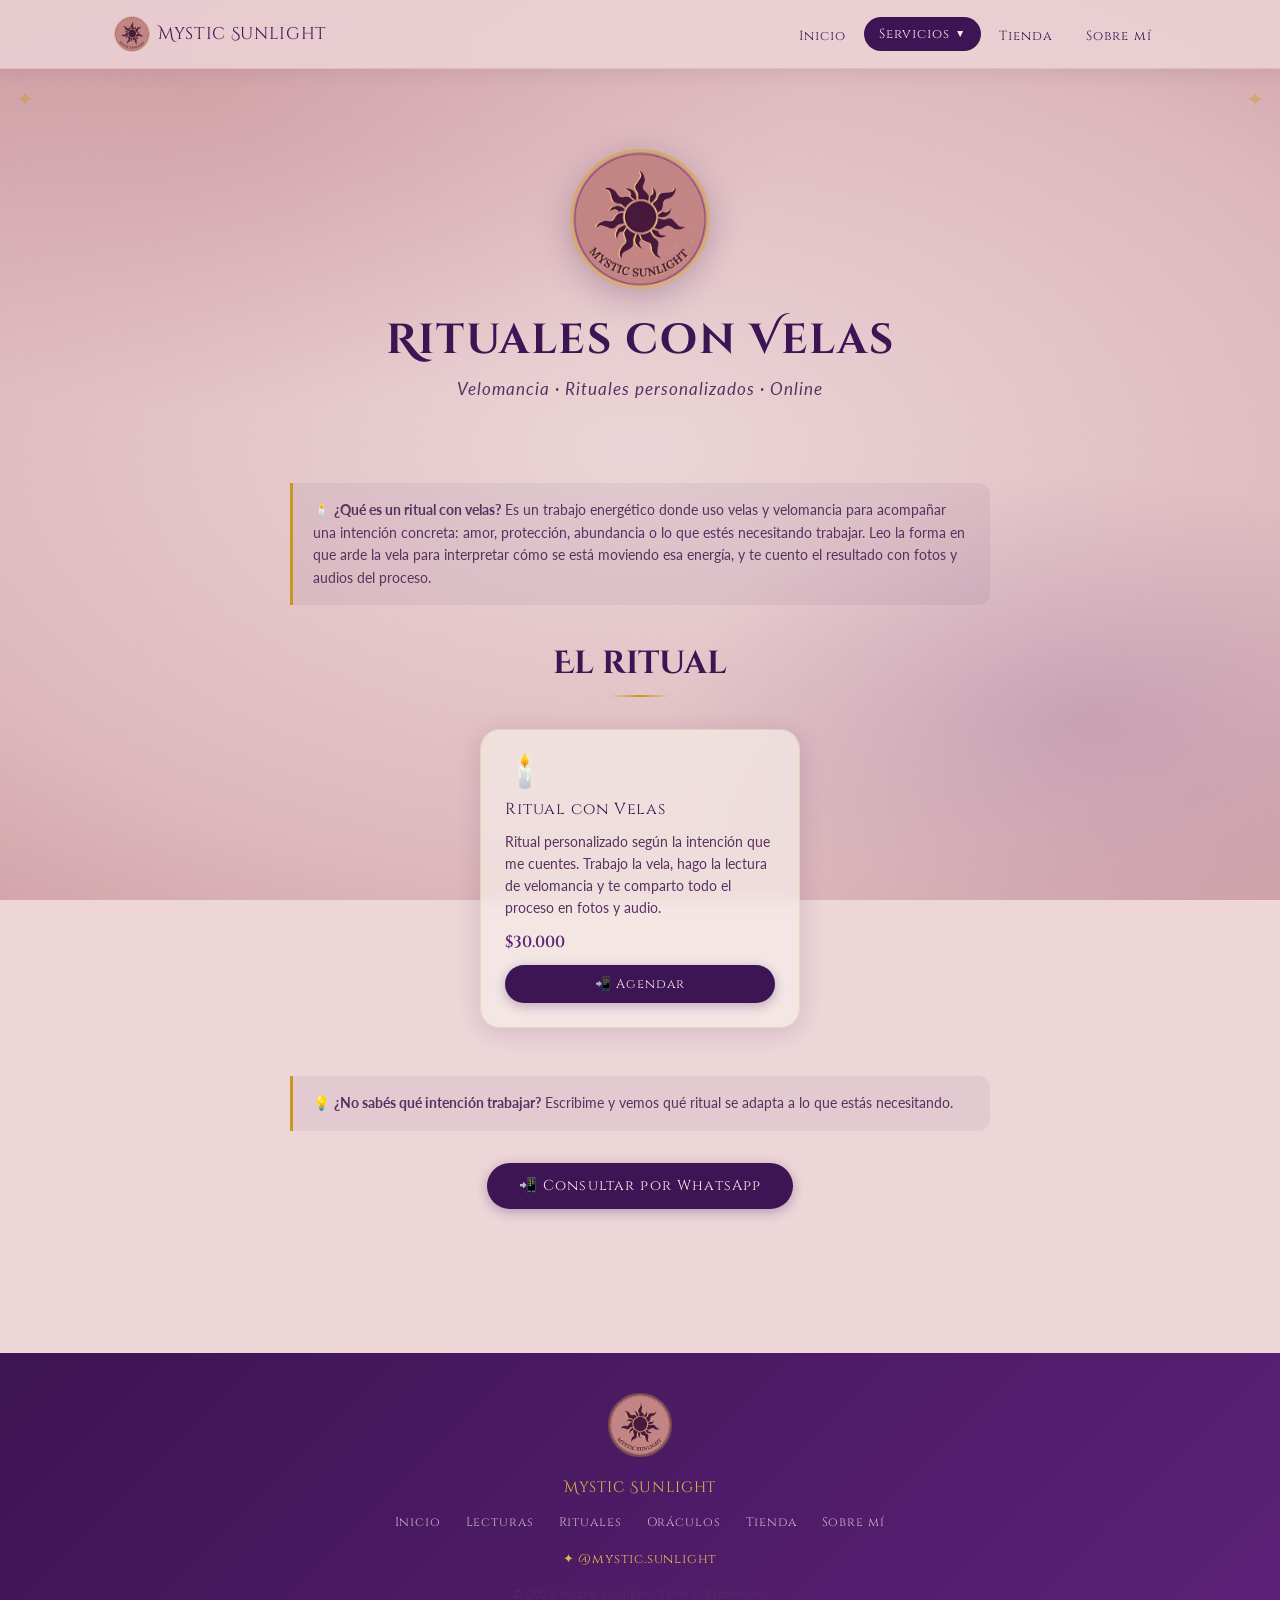
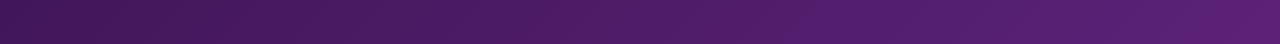
<file: servicios/rituales.html>
<!DOCTYPE html>
<html lang="es">
<head>
  <meta charset="UTF-8" />
  <meta name="viewport" content="width=device-width, initial-scale=1.0" />
  <title>Rituales con Velas · Mystic Sunlight</title>
  <meta name="description" content="Rituales con velas y velomancia online. Trabajo energías de amor, protección y abundancia con Mystic Sunlight." />
  <meta property="og:title" content="Rituales con Velas · Mystic Sunlight" />
  <meta property="og:description" content="Rituales con velas y velomancia online. Trabajo energías de amor, protección y abundancia con Mystic Sunlight." />
  <meta property="og:image" content="https://luzzzen.github.io/mystic-sunlight/assets/logo.png" />
  <meta property="og:type" content="website" />
  <link rel="stylesheet" href="../css/styles.css" />
  <link rel="icon" type="image/png" href="../assets/logo.png" />
  <style>
    .info-box {
      background: rgba(61, 20, 84, 0.06);
      border-left: 3px solid var(--gold);
      border-radius: 0 var(--radius) var(--radius) 0;
      padding: 1rem 1.25rem;
      font-size: 0.85rem;
      color: var(--text-mid);
      line-height: 1.65;
    }
  </style>
</head>
<body data-page="servicios">

  <section class="hero" style="padding-bottom:2rem">
    <span class="corner-sun tl">✦</span>
    <span class="corner-sun tr">✦</span>
    <img src="../assets/logo.png" alt="Mystic Sunlight" class="hero-logo-img" style="margin-bottom:0.5rem" />
    <h1 class="hero-title" style="font-size:clamp(1.6rem,4vw,2.6rem)">Rituales con Velas</h1>
    <p class="hero-tagline">Velomancia · Rituales personalizados · Online</p>
  </section>

  <section class="section" style="padding-top:1rem">

    <div class="info-box" style="max-width:700px;margin:0 auto 2.5rem">
      🕯️ <strong>¿Qué es un ritual con velas?</strong> Es un trabajo energético donde uso velas y velomancia para acompañar una intención concreta:
      amor, protección, abundancia o lo que estés necesitando trabajar. Leo la forma en que arde la vela para interpretar cómo se está moviendo esa energía,
      y te cuento el resultado con fotos y audios del proceso.
    </div>

    <h2 class="section-title">El ritual</h2>
    <hr class="gold-divider" />

    <div class="cards-grid" style="margin-bottom:3rem">

      <div class="card">
        <div class="card-icon">🕯️</div>
        <div class="card-title">Ritual con Velas</div>
        <p class="card-desc">Ritual personalizado según la intención que me cuentes. Trabajo la vela, hago la lectura de velomancia y te comparto todo el proceso en fotos y audio.</p>
        <div class="card-price">$30.000</div>
        <a href="https://wa.me/5493644450449?text=Hola%20Male!%20Me%20interesa%20un%20Ritual%20con%20Velas." target="_blank" rel="noopener" class="btn btn-wa">📲 Agendar</a>
      </div>

    </div>

    <div class="info-box" style="max-width:700px;margin:0 auto 2rem">
      💡 <strong>¿No sabés qué intención trabajar?</strong> Escribime y vemos qué ritual se adapta a lo que estás necesitando.
    </div>

    <div style="text-align:center;margin-top:1.5rem">
      <a href="https://wa.me/5493644450449?text=Hola%20Male!%20Quisiera%20consultar%20sobre%20los%20rituales%20con%20velas." target="_blank" rel="noopener" class="btn btn-wa" style="font-size:0.9rem;padding:0.85rem 2rem">
        📲 Consultar por WhatsApp
      </a>
    </div>

  </section>

  <script src="../js/nav.js"></script>
</body>
</html>
</file>
<file: css/styles.css>
/* ============================================
   MYSTIC SUNLIGHT — Global Styles
   Palette: Rose palo · Violeta oscuro · Dorado
   ============================================ */

@import url('https://fonts.googleapis.com/css2?family=Cinzel+Decorative:wght@400;700&family=Cinzel:wght@400;600&family=Lato:ital,wght@0,300;0,400;1,300&display=swap');

/* ── Variables ─────────────────────────────── */
:root {
  --rose:        #C9929A;
  --rose-light:  #DDB8BC;
  --rose-pale:   #EDD5D8;
  --violet:      #3D1454;
  --violet-mid:  #5C2278;
  --violet-soft: #7A3D96;
  --gold:        #C8981E;
  --gold-light:  #E4B84A;
  --cream:       #F5EDE8;
  --text-dark:   #2A0D3A;
  --text-mid:    #5A3060;

  --font-display: 'Cinzel Decorative', serif;
  --font-title:   'Cinzel', serif;
  --font-body:    'Lato', sans-serif;

  --shadow-soft: 0 4px 24px rgba(61, 20, 84, 0.15);
  --shadow-card: 0 8px 32px rgba(61, 20, 84, 0.2);
  --radius:      12px;
  --radius-lg:   20px;
}

/* ── Reset ──────────────────────────────────── */
*, *::before, *::after { box-sizing: border-box; margin: 0; padding: 0; }
html { scroll-behavior: smooth; }

body {
  font-family: var(--font-body);
  color: var(--text-dark);
  min-height: 100vh;
  overflow-x: hidden;

  /* Fondo: gradiente en capas + textura de ruido SVG */
  background-color: var(--rose-pale);
  background-image:
    url("data:image/svg+xml,%3Csvg xmlns='http://www.w3.org/2000/svg' width='400' height='400'%3E%3Cfilter id='noise'%3E%3CfeTurbulence type='fractalNoise' baseFrequency='0.65' numOctaves='3' stitchTiles='stitch'/%3E%3CfeColorMatrix type='saturate' values='0'/%3E%3C/filter%3E%3Crect width='400' height='400' filter='url(%23noise)' opacity='0.045'/%3E%3C/svg%3E"),
    radial-gradient(ellipse 80% 60% at 15% 10%, rgba(201,146,154,0.55) 0%, transparent 60%),
    radial-gradient(ellipse 60% 50% at 85% 80%, rgba(92,34,120,0.18) 0%, transparent 55%),
    radial-gradient(ellipse 100% 80% at 50% 50%, #EDD5D8 0%, #DDB8BC 60%, #C9929A 100%);
  background-attachment: fixed;
}

/* ── Tipografía base ────────────────────────── */
h1, h2, h3 { font-family: var(--font-title); color: var(--violet); line-height: 1.2; }
h1 { font-family: var(--font-display); }
p  { line-height: 1.75; color: var(--text-mid); }
a  { text-decoration: none; color: inherit; }

/* ── Navbar ─────────────────────────────────── */
#navbar {
  position: sticky;
  top: 0;
  z-index: 1000;
  background: rgba(237, 213, 216, 0.82);
  backdrop-filter: blur(14px);
  -webkit-backdrop-filter: blur(14px);
  border-bottom: 1px solid rgba(200, 152, 30, 0.25);
  box-shadow: 0 2px 20px rgba(61, 20, 84, 0.1);
}

.nav-inner {
  max-width: 1100px;
  margin: 0 auto;
  padding: 0 1.5rem;
  height: 68px;
  display: flex;
  align-items: center;
  justify-content: space-between;
}

.nav-logo {
  font-family: var(--font-display);
  font-size: 1.05rem;
  color: var(--violet);
  letter-spacing: 0.04em;
  display: flex;
  align-items: center;
  gap: 0.5rem;
}

.nav-logo .sun-icon { font-size: 1.3rem; color: var(--gold); }

.nav-links {
  display: flex;
  align-items: center;
  gap: 0.25rem;
  list-style: none;
}

.nav-links a,
.nav-links button {
  font-family: var(--font-title);
  font-size: 0.82rem;
  letter-spacing: 0.08em;
  color: var(--violet);
  padding: 0.5rem 0.9rem;
  border-radius: 999px;
  border: none;
  background: none;
  cursor: pointer;
  transition: background 0.2s, color 0.2s;
  white-space: nowrap;
}

.nav-links a:hover,
.nav-links button:hover {
  background: rgba(61, 20, 84, 0.08);
  color: var(--violet);
}

.nav-links a.active,
.nav-dropdown-btn.active {
  background: var(--violet);
  color: var(--cream);
}

/* Dropdown Servicios */
.nav-dropdown {
  position: relative;
}

.nav-dropdown-btn {
  display: flex;
  align-items: center;
  gap: 0.3rem;
}

.nav-dropdown-btn .arrow {
  font-size: 0.65rem;
  transition: transform 0.25s;
  display: inline-block;
}

.nav-dropdown.open .arrow { transform: rotate(180deg); }

.nav-dropdown-menu {
  position: absolute;
  top: calc(100% + 8px);
  left: 50%;
  transform: translateX(-50%) translateY(-6px);
  background: rgba(245, 237, 232, 0.97);
  backdrop-filter: blur(12px);
  border: 1px solid rgba(200, 152, 30, 0.2);
  border-radius: var(--radius);
  box-shadow: var(--shadow-card);
  padding: 0.5rem;
  min-width: 190px;
  list-style: none;
  opacity: 0;
  pointer-events: none;
  transition: opacity 0.2s, transform 0.2s;
}

.nav-dropdown.open .nav-dropdown-menu {
  opacity: 1;
  pointer-events: all;
  transform: translateX(-50%) translateY(0);
}

.nav-dropdown-menu li a {
  display: block;
  padding: 0.6rem 1rem;
  border-radius: 8px;
  font-family: var(--font-title);
  font-size: 0.8rem;
  letter-spacing: 0.06em;
  color: var(--violet);
  transition: background 0.15s;
}

.nav-dropdown-menu li a:hover {
  background: rgba(61, 20, 84, 0.08);
}

.nav-dropdown-menu li + li {
  border-top: 1px solid rgba(200, 152, 30, 0.12);
}

/* Hamburger mobile */
.nav-hamburger {
  display: none;
  flex-direction: column;
  gap: 5px;
  cursor: pointer;
  padding: 0.4rem;
  background: none;
  border: none;
}

.nav-hamburger span {
  display: block;
  width: 22px;
  height: 2px;
  background: var(--violet);
  border-radius: 2px;
  transition: transform 0.3s, opacity 0.3s;
}

/* ── Carrito flotante ────────────────────────── */
#cart-btn {
  position: fixed;
  bottom: 1.5rem;
  right: 1.5rem;
  z-index: 200;
  background: var(--violet);
  color: var(--cream);
  border: none;
  border-radius: 999px;
  padding: 0.75rem 1.3rem;
  font-family: var(--font-title);
  font-size: 0.85rem;
  letter-spacing: 0.06em;
  cursor: pointer;
  display: flex;
  align-items: center;
  gap: 0.5rem;
  box-shadow: 0 4px 20px rgba(61, 20, 84, 0.35);
  transition: transform 0.2s, box-shadow 0.2s;
}

#cart-btn:hover {
  transform: translateY(-2px);
  box-shadow: 0 6px 28px rgba(61, 20, 84, 0.45);
}

#cart-count {
  background: var(--gold);
  color: var(--violet);
  font-size: 0.72rem;
  font-weight: 700;
  border-radius: 999px;
  padding: 0.1rem 0.45rem;
  min-width: 20px;
  text-align: center;
}

/* Panel del carrito */
#cart-panel {
  position: fixed;
  bottom: 5rem;
  right: 1.5rem;
  z-index: 199;
  width: min(340px, calc(100vw - 3rem));
  background: rgba(245, 237, 232, 0.97);
  backdrop-filter: blur(16px);
  border: 1px solid rgba(200, 152, 30, 0.25);
  border-radius: var(--radius-lg);
  box-shadow: var(--shadow-card);
  padding: 1.25rem;
  display: none;
  flex-direction: column;
  gap: 1rem;
}

#cart-panel.open { display: flex; }

#cart-panel h3 {
  font-family: var(--font-title);
  font-size: 0.95rem;
  letter-spacing: 0.08em;
  color: var(--violet);
  border-bottom: 1px solid rgba(200, 152, 30, 0.2);
  padding-bottom: 0.75rem;
}

#cart-items { display: flex; flex-direction: column; gap: 0.5rem; max-height: 260px; overflow-y: auto; }

.cart-item {
  display: flex;
  justify-content: space-between;
  align-items: center;
  font-size: 0.83rem;
  padding: 0.4rem 0;
}

.cart-item-name { color: var(--text-dark); font-family: var(--font-title); }
.cart-item-price { color: var(--violet-mid); font-weight: 600; }

.cart-item-remove {
  background: none;
  border: none;
  color: var(--rose);
  cursor: pointer;
  font-size: 0.9rem;
  padding: 0 0.3rem;
  line-height: 1;
}

#cart-total {
  font-family: var(--font-title);
  font-size: 0.9rem;
  color: var(--violet);
  border-top: 1px solid rgba(200, 152, 30, 0.2);
  padding-top: 0.75rem;
}

#cart-clear {
  background: none;
  border: 1px solid rgba(61, 20, 84, 0.2);
  border-radius: 999px;
  padding: 0.45rem 1rem;
  font-family: var(--font-title);
  font-size: 0.75rem;
  letter-spacing: 0.06em;
  color: var(--text-mid);
  cursor: pointer;
  transition: background 0.2s;
}

#cart-clear:hover { background: rgba(61, 20, 84, 0.06); }

#cart-whatsapp {
  background: var(--violet);
  color: var(--cream);
  border: none;
  border-radius: 999px;
  padding: 0.7rem 1.2rem;
  font-family: var(--font-title);
  font-size: 0.82rem;
  letter-spacing: 0.06em;
  cursor: pointer;
  display: flex;
  align-items: center;
  justify-content: center;
  gap: 0.4rem;
  transition: filter 0.2s;
}

#cart-whatsapp:hover { filter: brightness(1.08); }

/* ── Footer ─────────────────────────────────── */
#footer {
  margin-top: 5rem;
  background: linear-gradient(135deg, var(--violet) 0%, var(--violet-mid) 100%);
  color: var(--rose-pale);
  padding: 2.5rem 1.5rem;
  text-align: center;
}

.footer-inner {
  max-width: 700px;
  margin: 0 auto;
  display: flex;
  flex-direction: column;
  align-items: center;
  gap: 1rem;
}

.footer-logo {
  font-family: var(--font-display);
  font-size: 0.95rem;
  letter-spacing: 0.06em;
  color: var(--gold-light);
}

.footer-sun { font-size: 1.8rem; color: var(--gold-light); }

.footer-links {
  display: flex;
  gap: 1.5rem;
  flex-wrap: wrap;
  justify-content: center;
}

.footer-links a {
  font-family: var(--font-title);
  font-size: 0.78rem;
  letter-spacing: 0.08em;
  color: var(--rose-pale);
  opacity: 0.8;
  transition: opacity 0.2s;
}

.footer-links a:hover { opacity: 1; }

.footer-copy {
  font-size: 0.72rem;
  opacity: 0.5;
  letter-spacing: 0.04em;
}

.footer-ig a {
  display: inline-flex;
  align-items: center;
  gap: 0.4rem;
  font-family: var(--font-title);
  font-size: 0.82rem;
  color: var(--gold-light);
  letter-spacing: 0.06em;
  transition: opacity 0.2s;
}

.footer-ig a:hover { opacity: 0.8; }

/* ── Componentes reutilizables ───────────────── */

/* Sección genérica */
.section {
  max-width: 1100px;
  margin: 0 auto;
  padding: 4rem 1.5rem;
}

.section-title {
  font-family: var(--font-display);
  font-size: clamp(1.4rem, 3vw, 2rem);
  color: var(--violet);
  text-align: center;
  margin-bottom: 0.5rem;
}

.section-subtitle {
  text-align: center;
  font-size: 0.9rem;
  color: var(--text-mid);
  margin-bottom: 2.5rem;
  font-style: italic;
}

.gold-divider {
  width: 60px;
  height: 2px;
  background: linear-gradient(90deg, transparent, var(--gold), transparent);
  margin: 0.75rem auto 2rem;
  border: none;
}

/* Cards de productos/servicios */
.cards-grid {
  display: flex;
  flex-wrap: wrap;
  justify-content: center;
  gap: 1.5rem;
}

.cards-grid > * {
  flex: 1 1 280px;
  max-width: 320px;
}

.card {
  background: rgba(245, 237, 232, 0.7);
  backdrop-filter: blur(8px);
  border: 1px solid rgba(200, 152, 30, 0.2);
  border-radius: var(--radius-lg);
  padding: 1.5rem;
  box-shadow: var(--shadow-soft);
  transition: transform 0.25s, box-shadow 0.25s;
  display: flex;
  flex-direction: column;
  gap: 0.75rem;
}

.card:hover {
  transform: translateY(-4px);
  box-shadow: var(--shadow-card);
}

.card-icon {
  font-size: 2rem;
  line-height: 1;
}

.card-title {
  font-family: var(--font-title);
  font-size: 1rem;
  letter-spacing: 0.06em;
  color: var(--violet);
}

.card-desc {
  font-size: 0.85rem;
  line-height: 1.6;
  color: var(--text-mid);
  flex: 1;
}

.card-price {
  font-family: var(--font-title);
  font-size: 1rem;
  color: var(--violet-mid);
  font-weight: 600;
}

/* Botones */
.btn {
  display: inline-flex;
  align-items: center;
  justify-content: center;
  gap: 0.4rem;
  padding: 0.65rem 1.4rem;
  border-radius: 999px;
  font-family: var(--font-title);
  font-size: 0.8rem;
  letter-spacing: 0.08em;
  cursor: pointer;
  border: none;
  transition: transform 0.18s, box-shadow 0.18s, filter 0.18s;
}

.btn:hover { transform: translateY(-1px); }

.btn-primary {
  background: var(--violet);
  color: var(--cream);
  box-shadow: 0 3px 12px rgba(61, 20, 84, 0.3);
}

.btn-primary:hover { box-shadow: 0 5px 18px rgba(61, 20, 84, 0.4); }

.btn-secondary {
  background: var(--violet);
  color: var(--cream);
  box-shadow: 0 3px 12px rgba(61, 20, 84, 0.3);
}

.btn-secondary:hover { box-shadow: 0 5px 18px rgba(61, 20, 84, 0.4); }

.btn-gold {
  background: linear-gradient(135deg, var(--gold) 0%, var(--gold-light) 100%);
  color: var(--violet);
  font-weight: 700;
  box-shadow: 0 3px 12px rgba(200, 152, 30, 0.35);
}

.btn-gold:hover { filter: brightness(1.05); }

.btn-wa {
  background: var(--violet);
  color: var(--cream);
  box-shadow: 0 3px 12px rgba(61, 20, 84, 0.3);
}

.btn-wa:hover { box-shadow: 0 5px 18px rgba(61, 20, 84, 0.4); }

/* Hero */
.hero {
  text-align: center;
  padding: 5rem 1.5rem 4rem;
  position: relative;
}

.hero-sun {
  font-size: 5rem;
  line-height: 1;
  color: var(--gold);
  filter: drop-shadow(0 4px 16px rgba(200, 152, 30, 0.4));
  animation: float 4s ease-in-out infinite;
}

@keyframes float {
  0%, 100% { transform: translateY(0); }
  50%       { transform: translateY(-10px); }
}

.hero-title {
  font-family: var(--font-display);
  font-size: clamp(2rem, 6vw, 3.5rem);
  color: var(--violet);
  margin: 1rem 0 0.5rem;
  letter-spacing: 0.04em;
}

.hero-tagline {
  font-size: clamp(0.9rem, 2vw, 1.05rem);
  color: var(--text-mid);
  font-style: italic;
  margin-bottom: 2rem;
  letter-spacing: 0.06em;
}

.hero-ctas { display: flex; gap: 1rem; justify-content: center; flex-wrap: wrap; }

/* Decorative corners */
.corner-sun {
  position: absolute;
  font-size: 1.4rem;
  color: var(--gold);
  opacity: 0.4;
}
.corner-sun.tl { top: 1rem; left: 1rem; }
.corner-sun.tr { top: 1rem; right: 1rem; }
.corner-sun.bl { bottom: 1rem; left: 1rem; }
.corner-sun.br { bottom: 1rem; right: 1rem; }

/* ── Mobile ─────────────────────────────────── */
@media (max-width: 700px) {
  .nav-inner { flex-wrap: wrap; height: auto; min-height: 68px; row-gap: 0; }

  .nav-links {
    display: none;
    flex-direction: column;
    align-items: stretch;
    width: 100%;
    flex-basis: 100%;
    order: 3;
    gap: 0.4rem;
    padding: 0.75rem 0 1.1rem;
    margin-top: 0.5rem;
    border-top: 1px solid rgba(200, 152, 30, 0.2);
  }
  .nav-links.open { display: flex; }
  .nav-hamburger { display: flex; }

  .nav-links a, .nav-links button { padding: 0.85rem 1rem; }
  .nav-links > li { width: 100%; }
  .nav-dropdown-btn { width: 100%; justify-content: space-between; display: flex; align-items: center; }

  .nav-dropdown-menu { position: static; transform: none; box-shadow: none; background: rgba(200, 152, 30, 0.08); border: none; border-left: 2px solid var(--gold); border-radius: 0 8px 8px 0; margin: 0.35rem 0 0 0.75rem; padding: 0.35rem; opacity: 1; pointer-events: all; display: none; min-width: 0; width: auto; }
  .nav-dropdown.open .nav-dropdown-menu { display: flex; flex-direction: column; gap: 0.2rem; transform: none; }

  .nav-dropdown-menu li + li { border-top: none; }
  .nav-dropdown-menu li a { padding: 0.7rem 0.85rem; }

  .nav-links a, .nav-links button { width: 100%; text-align: left; border-radius: 8px; }

  #cart-btn { bottom: 1rem; right: 1rem; padding: 0.65rem 1rem; }
  #cart-panel { right: 1rem; left: 1rem; width: auto; bottom: 4.5rem; }

  body { background-attachment: scroll; }
  .hero { padding: 3rem 1.25rem 2.5rem; }
  .section { padding: 2.5rem 1.25rem; }
}

/* ── Logo imagen ────────────────────────────── */
.nav-logo-img {
  width: 36px;
  height: 36px;
  border-radius: 50%;
  object-fit: cover;
  border: 1.5px solid rgba(200, 152, 30, 0.4);
}

.footer-logo-img {
  width: 64px;
  height: 64px;
  border-radius: 50%;
  object-fit: cover;
  border: 2px solid rgba(200, 152, 30, 0.4);
  margin-bottom: 0.25rem;
}

.hero-logo-img {
  width: 140px;
  height: 140px;
  border-radius: 50%;
  object-fit: cover;
  border: 3px solid rgba(200, 152, 30, 0.5);
  box-shadow: 0 8px 32px rgba(61, 20, 84, 0.25);
  animation: float 4s ease-in-out infinite;
}
</file>
